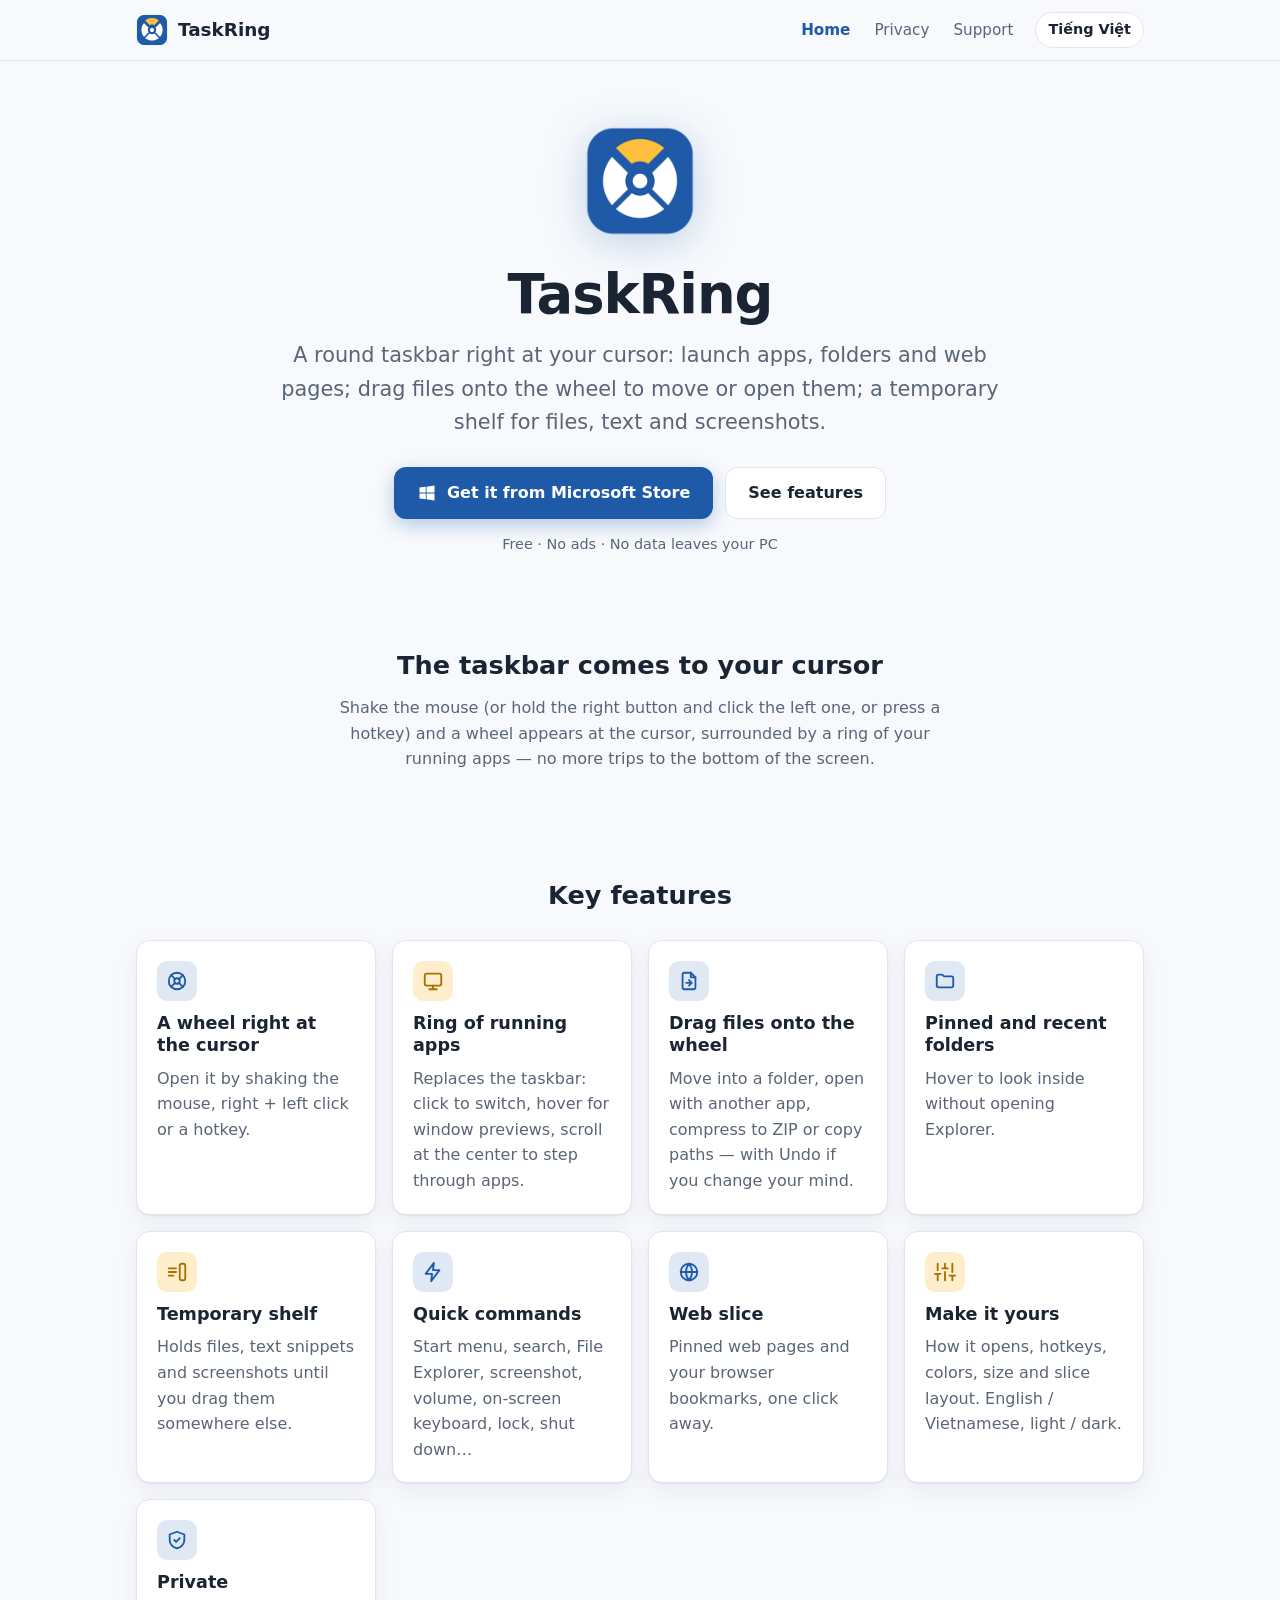
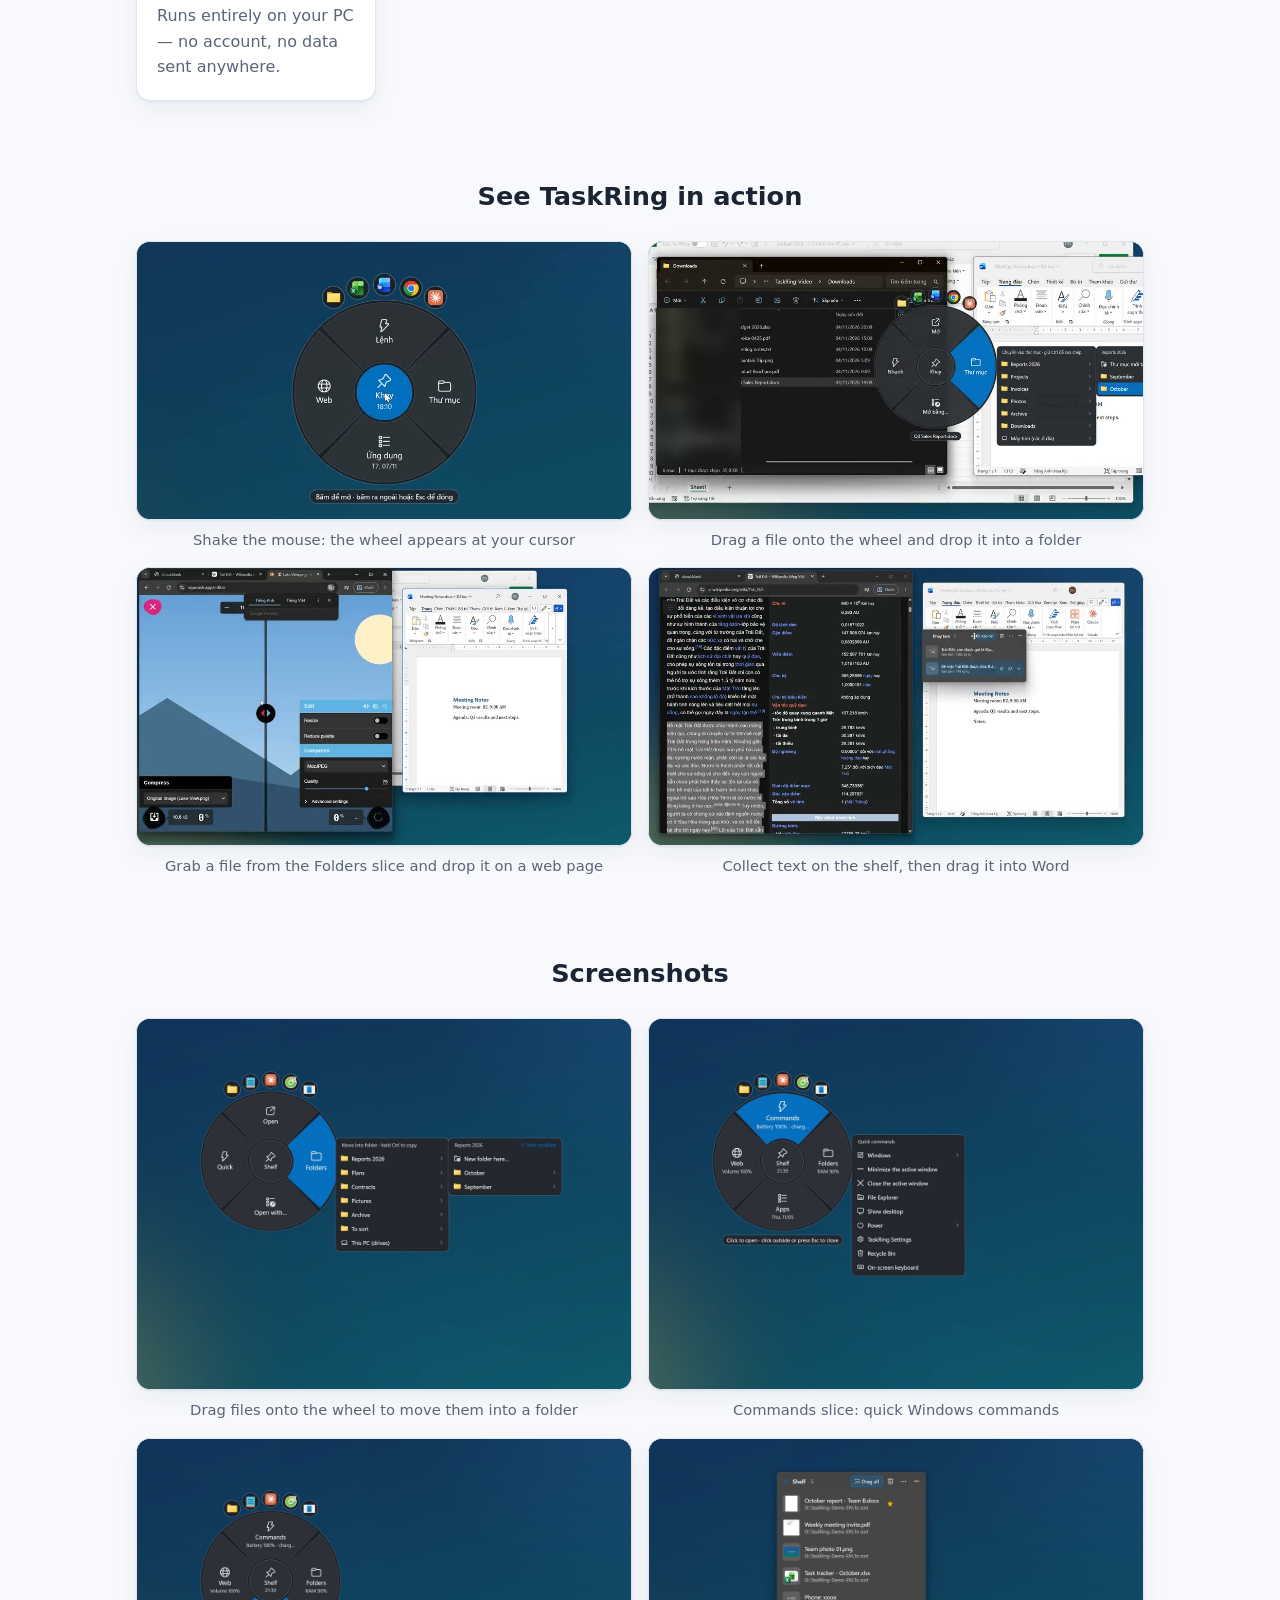
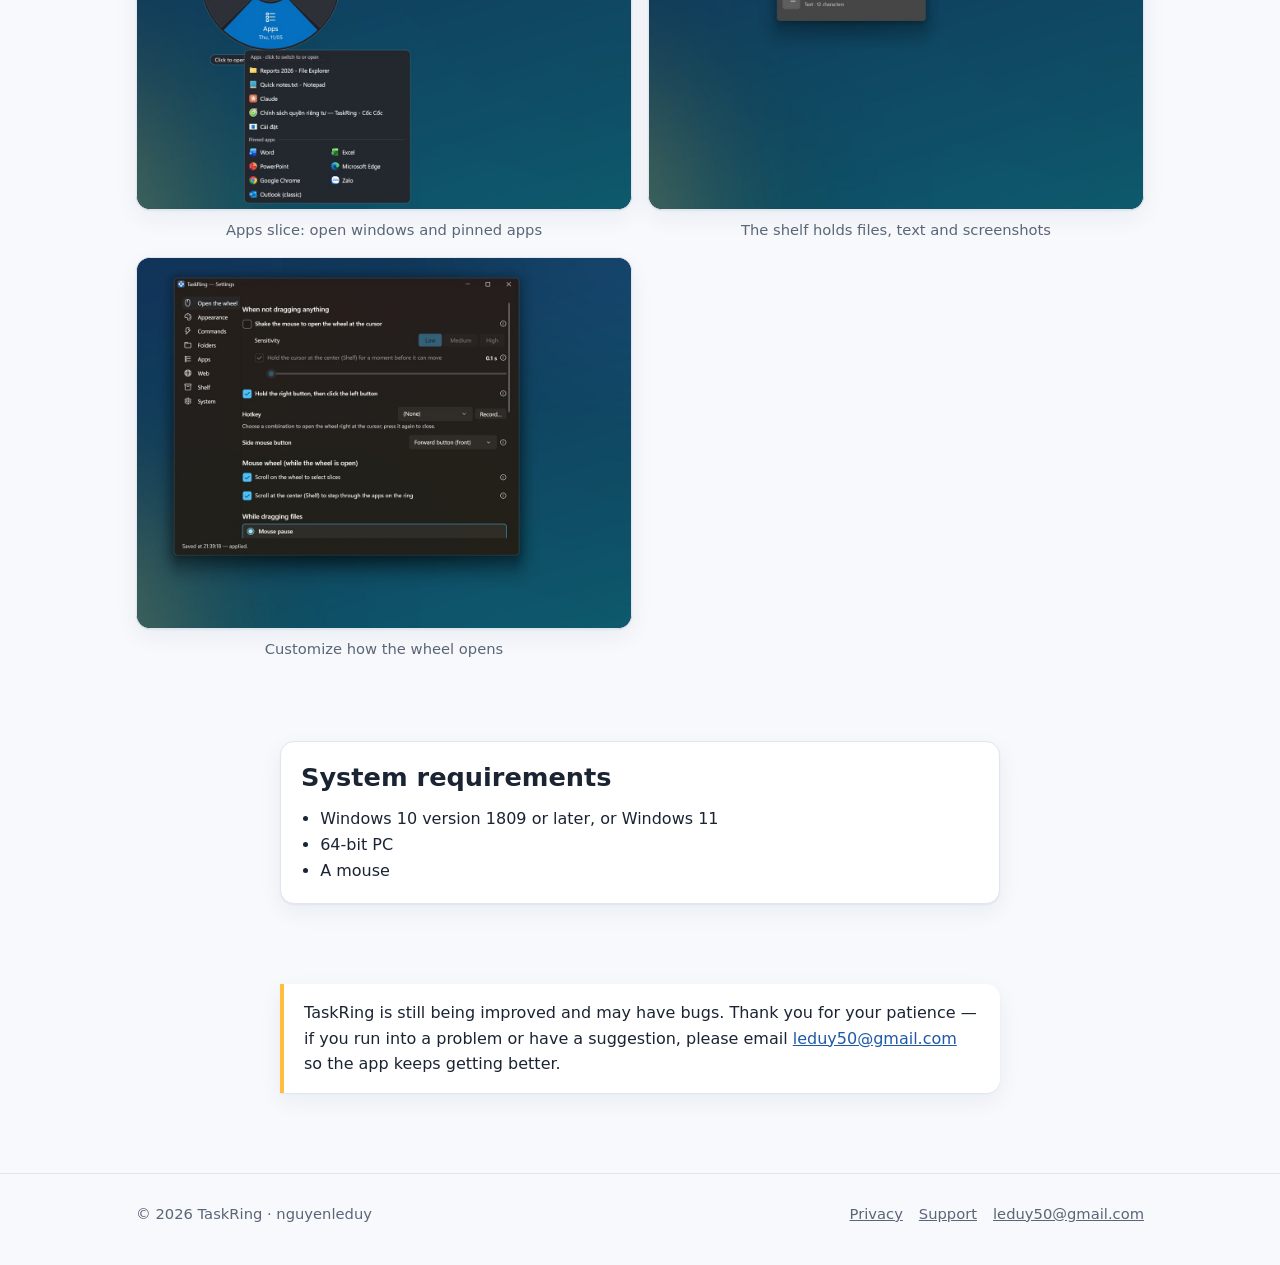
<file: index.html>
<!DOCTYPE html>
<html lang="vi" data-lang="vi"
      data-title-vi="TaskRing — Thanh tác vụ tròn ngay tại con trỏ"
      data-title-en="TaskRing — A round taskbar right at your cursor">
<head>
  <meta charset="utf-8">
  <meta name="viewport" content="width=device-width, initial-scale=1">
  <title>TaskRing — Thanh tác vụ tròn ngay tại con trỏ</title>
  <meta name="description" content="TaskRing: thanh tác vụ tròn ngay tại con trỏ chuột cho Windows. A round taskbar right at your cursor for Windows.">
  <meta name="theme-color" content="#1E5AA8">
  <meta property="og:title" content="TaskRing">
  <meta property="og:description" content="A round taskbar right at your cursor — Thanh tác vụ tròn ngay tại con trỏ.">
  <meta property="og:image" content="assets/logo-256.png">
  <link rel="icon" type="image/png" sizes="48x48" href="assets/favicon-48.png">
  <link rel="icon" type="image/png" sizes="32x32" href="assets/favicon-32.png">
  <link rel="apple-touch-icon" href="assets/logo-256.png">
  <link rel="stylesheet" href="assets/style.css">
  <script src="assets/site.js"></script>
</head>
<body>

<header class="site-header">
  <div class="wrap">
    <a class="brand" href="index.html"><img src="assets/logo-256.png" alt="" width="32" height="32">TaskRing</a>
    <nav class="nav">
      <a href="index.html" aria-current="page"><span lang="vi">Giới thiệu</span><span lang="en">Home</span></a>
      <a href="privacy.html"><span lang="vi">Quyền riêng tư</span><span lang="en">Privacy</span></a>
      <a href="support.html"><span lang="vi">Hỗ trợ</span><span lang="en">Support</span></a>
    </nav>
    <button class="lang-btn" type="button" data-lang-toggle aria-label="Đổi ngôn ngữ / Change language">
      <span lang="vi">English</span><span lang="en">Tiếng Việt</span>
    </button>
  </div>
</header>

<main>
  <!-- Hero -->
  <section class="hero">
    <div class="wrap">
      <img class="hero-logo" src="assets/logo-256.png" alt="TaskRing logo" width="112" height="112">
      <h1>TaskRing</h1>
      <p class="tagline">
        <span lang="vi">Thanh tác vụ tròn ngay tại con trỏ: mở nhanh ứng dụng, thư mục, trang web; kéo tệp vào bánh xe để chuyển, mở; khay tạm giữ tệp, chữ, ảnh.</span>
        <span lang="en">A round taskbar right at your cursor: launch apps, folders and web pages; drag files onto the wheel to move or open them; a temporary shelf for files, text and screenshots.</span>
      </p>
      <div class="cta">
        <a class="btn btn-primary" href="https://apps.microsoft.com/detail/9PC5ZHMF9STJ" id="store-link" target="_blank" rel="noopener">
          <svg viewBox="0 0 24 24" fill="currentColor" aria-hidden="true"><path d="M3 5.5 10.5 4.5v7H3zM11.5 4.4 21 3v8.5h-9.5zM3 12.5h7.5v7L3 18.5zM11.5 12.5H21V21l-9.5-1.4z"/></svg>
          <span lang="vi">Tải trên Microsoft Store</span><span lang="en">Get it from Microsoft Store</span>
        </a>
        <a class="btn btn-secondary" href="#features">
          <span lang="vi">Xem tính năng</span><span lang="en">See features</span>
        </a>
      </div>
      <p class="small-note">
        <span lang="vi">Miễn phí · Không quảng cáo · Không gửi dữ liệu đi đâu</span>
        <span lang="en">Free · No ads · No data leaves your PC</span>
      </p>
    </div>
  </section>

  <!-- Intro -->
  <section>
    <div class="wrap">
      <div class="section-title">
        <h2><span lang="vi">Thanh tác vụ đến chỗ con trỏ</span><span lang="en">The taskbar comes to your cursor</span></h2>
        <p>
          <span lang="vi">Lắc chuột (hoặc giữ chuột phải rồi bấm chuột trái, hoặc nhấn phím tắt) là bánh xe hiện ra, kèm vành các ứng dụng đang chạy — không phải đưa chuột xuống góc màn hình nữa.</span>
          <span lang="en">Shake the mouse (or hold the right button and click the left one, or press a hotkey) and a wheel appears at the cursor, surrounded by a ring of your running apps — no more trips to the bottom of the screen.</span>
        </p>
      </div>
    </div>
  </section>

  <!-- Features -->
  <section id="features">
    <div class="wrap">
      <div class="section-title">
        <h2><span lang="vi">Tính năng chính</span><span lang="en">Key features</span></h2>
      </div>
      <div class="grid">
        <div class="card">
          <div class="icon"><svg viewBox="0 0 24 24" fill="none" stroke="currentColor" stroke-width="2" stroke-linecap="round" aria-hidden="true"><circle cx="12" cy="12" r="9"/><circle cx="12" cy="12" r="3"/><path d="M5.6 5.6l4.3 4.3M18.4 5.6l-4.3 4.3M5.6 18.4l4.3-4.3M18.4 18.4l-4.3-4.3"/></svg></div>
          <h3><span lang="vi">Bánh xe ngay tại con trỏ</span><span lang="en">A wheel right at the cursor</span></h3>
          <p><span lang="vi">Mở bằng lắc chuột, chuột phải + trái hoặc phím tắt.</span><span lang="en">Open it by shaking the mouse, right + left click or a hotkey.</span></p>
        </div>
        <div class="card">
          <div class="icon"><svg viewBox="0 0 24 24" fill="none" stroke="currentColor" stroke-width="2" stroke-linecap="round" aria-hidden="true"><rect x="3" y="4" width="18" height="13" rx="2"/><path d="M8 21h8M12 17v4"/></svg></div>
          <h3><span lang="vi">Vành ứng dụng đang chạy</span><span lang="en">Ring of running apps</span></h3>
          <p><span lang="vi">Thay cho thanh tác vụ: bấm để chuyển, rê để xem ảnh cửa sổ, lăn chuột ở tâm để chạy qua từng ứng dụng.</span><span lang="en">Replaces the taskbar: click to switch, hover for window previews, scroll at the center to step through apps.</span></p>
        </div>
        <div class="card">
          <div class="icon"><svg viewBox="0 0 24 24" fill="none" stroke="currentColor" stroke-width="2" stroke-linecap="round" stroke-linejoin="round" aria-hidden="true"><path d="M14 3H7a2 2 0 0 0-2 2v14a2 2 0 0 0 2 2h10a2 2 0 0 0 2-2V8z"/><path d="M14 3v5h5M9 14h6M12 11l3 3-3 3"/></svg></div>
          <h3><span lang="vi">Kéo tệp vào bánh xe</span><span lang="en">Drag files onto the wheel</span></h3>
          <p><span lang="vi">Chuyển vào thư mục, mở bằng phần mềm khác, nén ZIP, sao chép đường dẫn — có Hoàn tác khi làm nhầm.</span><span lang="en">Move into a folder, open with another app, compress to ZIP or copy paths — with Undo if you change your mind.</span></p>
        </div>
        <div class="card">
          <div class="icon"><svg viewBox="0 0 24 24" fill="none" stroke="currentColor" stroke-width="2" stroke-linejoin="round" aria-hidden="true"><path d="M3 7a2 2 0 0 1 2-2h4l2 2h8a2 2 0 0 1 2 2v8a2 2 0 0 1-2 2H5a2 2 0 0 1-2-2z"/></svg></div>
          <h3><span lang="vi">Thư mục ghim và gần đây</span><span lang="en">Pinned and recent folders</span></h3>
          <p><span lang="vi">Rê chuột để xem bên trong, không cần mở Explorer.</span><span lang="en">Hover to look inside without opening Explorer.</span></p>
        </div>
        <div class="card">
          <div class="icon"><svg viewBox="0 0 24 24" fill="none" stroke="currentColor" stroke-width="2" stroke-linecap="round" aria-hidden="true"><rect x="15" y="3" width="6" height="18" rx="2"/><path d="M3 8h8M3 12h8M3 16h5"/></svg></div>
          <h3><span lang="vi">Khay tạm ở mép màn hình</span><span lang="en">Temporary shelf</span></h3>
          <p><span lang="vi">Giữ tệp, đoạn chữ, ảnh chụp màn hình để kéo sang chỗ khác khi cần.</span><span lang="en">Holds files, text snippets and screenshots until you drag them somewhere else.</span></p>
        </div>
        <div class="card">
          <div class="icon"><svg viewBox="0 0 24 24" fill="none" stroke="currentColor" stroke-width="2" stroke-linecap="round" stroke-linejoin="round" aria-hidden="true"><path d="M13 2 4 14h7l-1 8 9-12h-7z"/></svg></div>
          <h3><span lang="vi">Lệnh nhanh</span><span lang="en">Quick commands</span></h3>
          <p><span lang="vi">Menu Start, tìm kiếm, File Explorer, chụp màn hình, âm lượng, bàn phím ảo, khóa máy, tắt máy…</span><span lang="en">Start menu, search, File Explorer, screenshot, volume, on-screen keyboard, lock, shut down…</span></p>
        </div>
        <div class="card">
          <div class="icon"><svg viewBox="0 0 24 24" fill="none" stroke="currentColor" stroke-width="2" stroke-linecap="round" aria-hidden="true"><circle cx="12" cy="12" r="9"/><path d="M3 12h18M12 3a14 14 0 0 1 0 18M12 3a14 14 0 0 0 0 18"/></svg></div>
          <h3><span lang="vi">Ô Web</span><span lang="en">Web slice</span></h3>
          <p><span lang="vi">Trang web ghim và dấu trang trình duyệt, mở chỉ một cú bấm.</span><span lang="en">Pinned web pages and your browser bookmarks, one click away.</span></p>
        </div>
        <div class="card">
          <div class="icon"><svg viewBox="0 0 24 24" fill="none" stroke="currentColor" stroke-width="2" stroke-linecap="round" aria-hidden="true"><path d="M4 21v-7M4 10V3M12 21v-9M12 8V3M20 21v-5M20 12V3M1 14h6M9 8h6M17 16h6"/></svg></div>
          <h3><span lang="vi">Tùy chỉnh theo ý bạn</span><span lang="en">Make it yours</span></h3>
          <p><span lang="vi">Cách mở, phím tắt, màu, cỡ, vị trí các ô. Tiếng Việt / tiếng Anh, sáng / tối.</span><span lang="en">How it opens, hotkeys, colors, size and slice layout. English / Vietnamese, light / dark.</span></p>
        </div>
        <div class="card">
          <div class="icon"><svg viewBox="0 0 24 24" fill="none" stroke="currentColor" stroke-width="2" stroke-linecap="round" stroke-linejoin="round" aria-hidden="true"><path d="M12 3 4 6v6c0 4.5 3.4 8.3 8 9 4.6-.7 8-4.5 8-9V6z"/><path d="m9 12 2 2 4-4"/></svg></div>
          <h3><span lang="vi">Riêng tư</span><span lang="en">Private</span></h3>
          <p><span lang="vi">Chạy hoàn toàn trên máy, không tài khoản, không gửi dữ liệu đi đâu.</span><span lang="en">Runs entirely on your PC — no account, no data sent anywhere.</span></p>
        </div>
      </div>
    </div>
  </section>

  <!-- Demo clips: assets/clips/ (960×540, không tiếng, lặp lại). Chỉ tải khi cuộn tới (site.js). -->
  <section id="demo">
    <div class="wrap">
      <div class="section-title">
        <h2><span lang="vi">Xem TaskRing hoạt động</span><span lang="en">See TaskRing in action</span></h2>
      </div>
      <div class="clips">
        <figure class="clip">
          <div class="clip-frame"><video data-autoplay muted loop playsinline preload="none" poster="assets/clips/clip-1-open.jpg" width="960" height="540" aria-label="Lắc chuột, bánh xe hiện ngay tại con trỏ"><source src="assets/clips/clip-1-open.mp4" type="video/mp4"></video></div>
          <figcaption><span lang="vi">Lắc chuột: bánh xe hiện ngay tại con trỏ</span><span lang="en">Shake the mouse: the wheel appears at your cursor</span></figcaption>
        </figure>
        <figure class="clip">
          <div class="clip-frame"><video data-autoplay muted loop playsinline preload="none" poster="assets/clips/clip-2-folder.jpg" width="960" height="540" aria-label="Kéo tệp vào bánh xe, thả vào thư mục"><source src="assets/clips/clip-2-folder.mp4" type="video/mp4"></video></div>
          <figcaption><span lang="vi">Kéo tệp vào bánh xe, thả thẳng vào thư mục</span><span lang="en">Drag a file onto the wheel and drop it into a folder</span></figcaption>
        </figure>
        <figure class="clip">
          <div class="clip-frame"><video data-autoplay muted loop playsinline preload="none" poster="assets/clips/clip-3-web.jpg" width="960" height="540" aria-label="Kéo tệp từ ô Thư mục thả lên trang web"><source src="assets/clips/clip-3-web.mp4" type="video/mp4"></video></div>
          <figcaption><span lang="vi">Lấy tệp ngay trong ô Thư mục, thả lên trang web</span><span lang="en">Grab a file from the Folders slice and drop it on a web page</span></figcaption>
        </figure>
        <figure class="clip">
          <div class="clip-frame"><video data-autoplay muted loop playsinline preload="none" poster="assets/clips/clip-4-shelf.jpg" width="960" height="540" aria-label="Gom chữ vào khay rồi kéo ra Word"><source src="assets/clips/clip-4-shelf.mp4" type="video/mp4"></video></div>
          <figcaption><span lang="vi">Gom đoạn chữ vào khay, rồi kéo ra thả vào Word</span><span lang="en">Collect text on the shelf, then drag it into Word</span></figcaption>
        </figure>
      </div>
    </div>
  </section>

  <!-- Screenshots -->
  <section id="screenshots">
    <div class="wrap">
      <div class="section-title">
        <h2><span lang="vi">Ảnh chụp màn hình</span><span lang="en">Screenshots</span></h2>
      </div>
      <!-- Ảnh: assets/screenshots/vi/ và en/ (1200×900, cắt quanh phần giao diện). Bấm vào ảnh để xem cỡ lớn. -->
      <div class="shots">
        <figure class="shot">
          <a class="shot-frame" lang="vi" href="assets/screenshots/vi/1-drag-to-folder.jpg"><img src="assets/screenshots/vi/1-drag-to-folder.jpg" alt="Kéo tệp vào bánh xe để chuyển vào thư mục" width="1200" height="900" loading="lazy"></a>
          <a class="shot-frame" lang="en" href="assets/screenshots/en/1-drag-to-folder.jpg"><img src="assets/screenshots/en/1-drag-to-folder.jpg" alt="Drag files onto the wheel to move them into a folder" width="1200" height="900" loading="lazy"></a>
          <figcaption><span lang="vi">Kéo tệp vào bánh xe để chuyển vào thư mục</span><span lang="en">Drag files onto the wheel to move them into a folder</span></figcaption>
        </figure>
        <figure class="shot">
          <a class="shot-frame" lang="vi" href="assets/screenshots/vi/2-commands.jpg"><img src="assets/screenshots/vi/2-commands.jpg" alt="Ô Lệnh: lệnh nhanh của Windows" width="1200" height="900" loading="lazy"></a>
          <a class="shot-frame" lang="en" href="assets/screenshots/en/2-commands.jpg"><img src="assets/screenshots/en/2-commands.jpg" alt="Commands slice: quick Windows commands" width="1200" height="900" loading="lazy"></a>
          <figcaption><span lang="vi">Ô Lệnh: lệnh nhanh của Windows</span><span lang="en">Commands slice: quick Windows commands</span></figcaption>
        </figure>
        <figure class="shot">
          <a class="shot-frame" lang="vi" href="assets/screenshots/vi/3-apps.jpg"><img src="assets/screenshots/vi/3-apps.jpg" alt="Ô Ứng dụng: cửa sổ đang mở và ứng dụng ghim" width="1200" height="900" loading="lazy"></a>
          <a class="shot-frame" lang="en" href="assets/screenshots/en/3-apps.jpg"><img src="assets/screenshots/en/3-apps.jpg" alt="Apps slice: open windows and pinned apps" width="1200" height="900" loading="lazy"></a>
          <figcaption><span lang="vi">Ô Ứng dụng: cửa sổ đang mở và ứng dụng ghim</span><span lang="en">Apps slice: open windows and pinned apps</span></figcaption>
        </figure>
        <figure class="shot">
          <a class="shot-frame" lang="vi" href="assets/screenshots/vi/4-shelf.jpg"><img src="assets/screenshots/vi/4-shelf.jpg" alt="Khay tạm giữ tệp, đoạn chữ, ảnh chụp" width="1200" height="900" loading="lazy"></a>
          <a class="shot-frame" lang="en" href="assets/screenshots/en/4-shelf.jpg"><img src="assets/screenshots/en/4-shelf.jpg" alt="The shelf holds files, text and screenshots" width="1200" height="900" loading="lazy"></a>
          <figcaption><span lang="vi">Khay tạm giữ tệp, đoạn chữ, ảnh chụp</span><span lang="en">The shelf holds files, text and screenshots</span></figcaption>
        </figure>
        <figure class="shot">
          <a class="shot-frame" lang="vi" href="assets/screenshots/vi/5-settings.jpg"><img src="assets/screenshots/vi/5-settings.jpg" alt="Tùy chỉnh cách mở bánh xe" width="1200" height="900" loading="lazy"></a>
          <a class="shot-frame" lang="en" href="assets/screenshots/en/5-settings.jpg"><img src="assets/screenshots/en/5-settings.jpg" alt="Customize how the wheel opens" width="1200" height="900" loading="lazy"></a>
          <figcaption><span lang="vi">Tùy chỉnh cách mở bánh xe</span><span lang="en">Customize how the wheel opens</span></figcaption>
        </figure>
      </div>
    </div>
  </section>

  <!-- Requirements -->
  <section id="requirements">
    <div class="wrap">
      <div class="req card">
        <h2><span lang="vi">Yêu cầu hệ thống</span><span lang="en">System requirements</span></h2>
        <ul>
          <li><span lang="vi">Windows 10 bản 1809 trở lên, hoặc Windows 11</span><span lang="en">Windows 10 version 1809 or later, or Windows 11</span></li>
          <li><span lang="vi">Máy 64-bit</span><span lang="en">64-bit PC</span></li>
          <li><span lang="vi">Có chuột</span><span lang="en">A mouse</span></li>
        </ul>
      </div>
    </div>
  </section>

  <section>
    <div class="wrap">
      <div class="notice req">
        <p>
          <span lang="vi">TaskRing đang được hoàn thiện dần và có thể còn lỗi. Mong bạn thông cảm; gặp lỗi hay có góp ý, xin gửi về <a href="mailto:leduy50@gmail.com">leduy50@gmail.com</a> để ứng dụng ngày càng tốt hơn.</span>
          <span lang="en">TaskRing is still being improved and may have bugs. Thank you for your patience — if you run into a problem or have a suggestion, please email <a href="mailto:leduy50@gmail.com">leduy50@gmail.com</a> so the app keeps getting better.</span>
        </p>
      </div>
    </div>
  </section>
</main>

<footer class="site-footer">
  <div class="wrap">
    <span>© <span data-year>2026</span> TaskRing · nguyenleduy</span>
    <nav>
      <a href="privacy.html"><span lang="vi">Quyền riêng tư</span><span lang="en">Privacy</span></a>
      <a href="support.html"><span lang="vi">Hỗ trợ</span><span lang="en">Support</span></a>
      <a href="mailto:leduy50@gmail.com">leduy50@gmail.com</a>
    </nav>
  </div>
</footer>

</body>
</html>
</file>
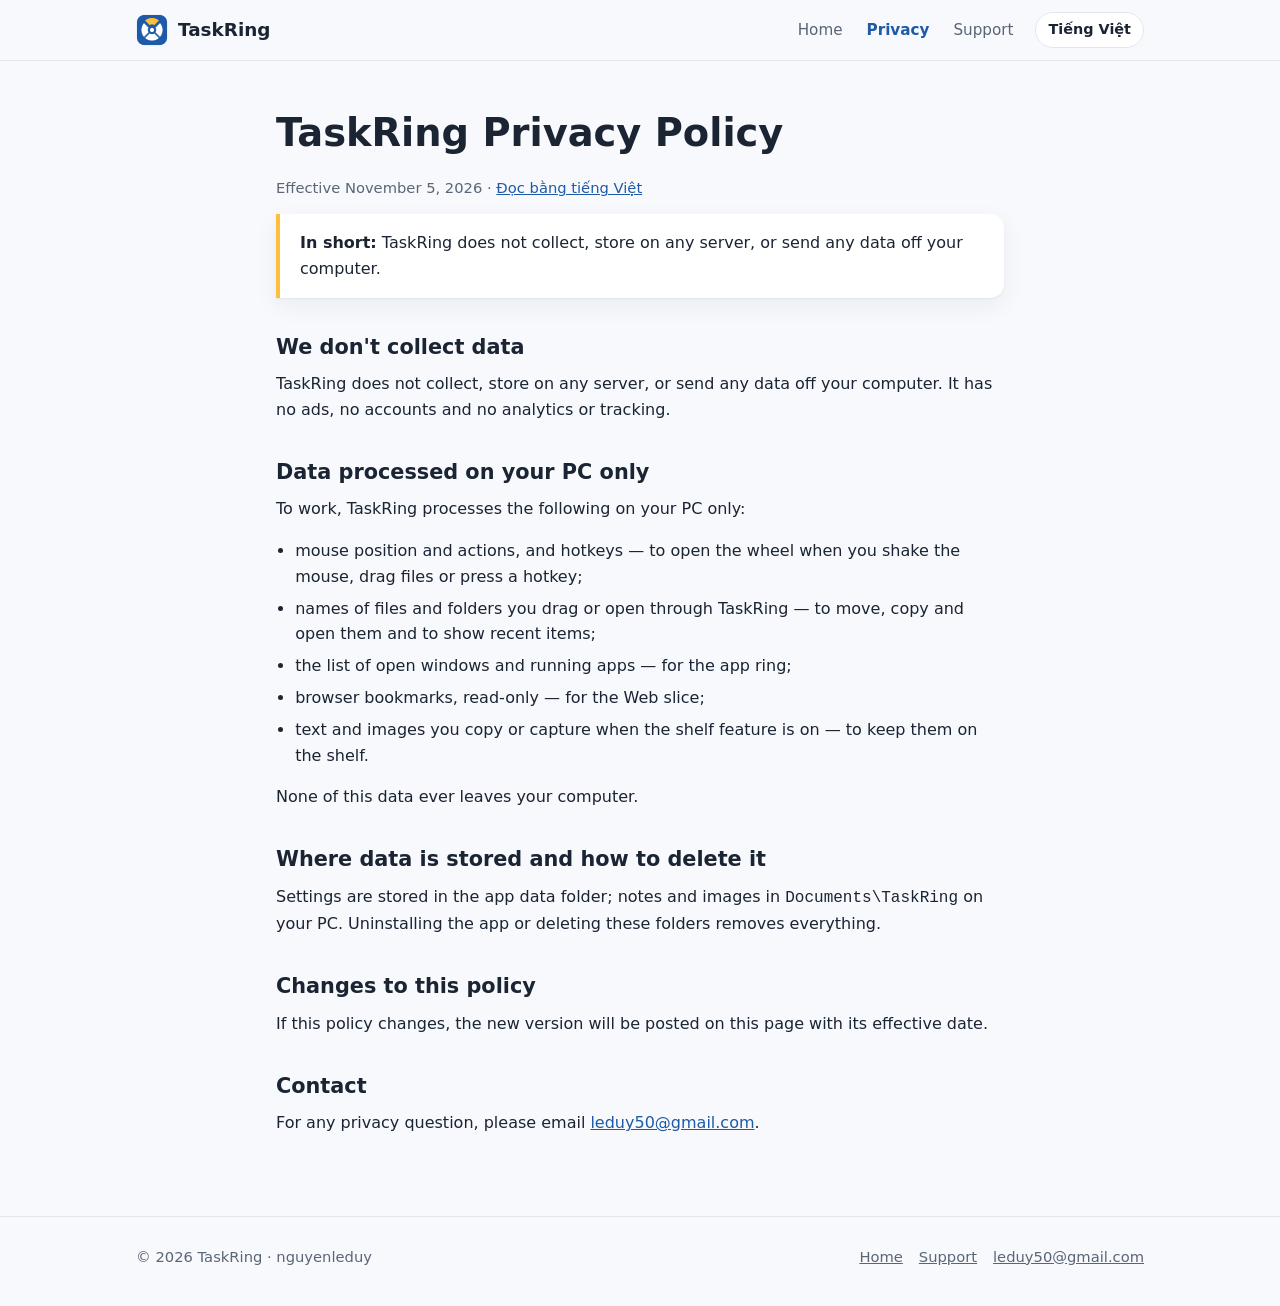
<file: privacy.html>
<!DOCTYPE html>
<html lang="vi" data-lang="vi"
      data-title-vi="Chính sách quyền riêng tư — TaskRing"
      data-title-en="Privacy Policy — TaskRing">
<head>
  <meta charset="utf-8">
  <meta name="viewport" content="width=device-width, initial-scale=1">
  <title>Chính sách quyền riêng tư — TaskRing</title>
  <meta name="description" content="Chính sách quyền riêng tư của TaskRing. TaskRing Privacy Policy: no data leaves your PC.">
  <meta name="theme-color" content="#1E5AA8">
  <link rel="icon" type="image/png" sizes="48x48" href="assets/favicon-48.png">
  <link rel="icon" type="image/png" sizes="32x32" href="assets/favicon-32.png">
  <link rel="stylesheet" href="assets/style.css">
  <script src="assets/site.js"></script>
</head>
<body>

<header class="site-header">
  <div class="wrap">
    <a class="brand" href="index.html"><img src="assets/logo-256.png" alt="" width="32" height="32">TaskRing</a>
    <nav class="nav">
      <a href="index.html"><span lang="vi">Giới thiệu</span><span lang="en">Home</span></a>
      <a href="privacy.html" aria-current="page"><span lang="vi">Quyền riêng tư</span><span lang="en">Privacy</span></a>
      <a href="support.html"><span lang="vi">Hỗ trợ</span><span lang="en">Support</span></a>
    </nav>
    <button class="lang-btn" type="button" data-lang-toggle aria-label="Đổi ngôn ngữ / Change language">
      <span lang="vi">English</span><span lang="en">Tiếng Việt</span>
    </button>
  </div>
</header>

<main class="page">
  <div class="wrap prose">

    <!-- ===== Tiếng Việt ===== -->
    <article lang="vi">
      <h1>Chính sách quyền riêng tư của TaskRing</h1>
      <p class="updated">Có hiệu lực từ ngày 05/11/2026 · <a href="#" data-lang-toggle>Read in English</a></p>

      <div class="notice">
        <p><strong>Tóm tắt:</strong> TaskRing không thu thập, không lưu trữ trên máy chủ và không gửi bất kỳ dữ liệu nào ra khỏi máy tính của bạn.</p>
      </div>

      <h2>Chúng tôi không thu thập dữ liệu</h2>
      <p>TaskRing không thu thập, không lưu trữ trên máy chủ và không gửi bất kỳ dữ liệu nào ra khỏi máy tính của bạn. Ứng dụng không có quảng cáo, không có tài khoản, không dùng dịch vụ phân tích hay theo dõi.</p>

      <h2>Dữ liệu được xử lý ngay trên máy</h2>
      <p>Để hoạt động, TaskRing xử lý ngay trên máy của bạn:</p>
      <ul>
        <li>vị trí và thao tác chuột, phím tắt — để mở bánh xe khi bạn lắc chuột, kéo tệp hoặc nhấn phím tắt;</li>
        <li>tên tệp, thư mục bạn kéo thả hoặc mở qua TaskRing — để chuyển, sao chép, mở tệp và hiện danh sách gần đây;</li>
        <li>danh sách cửa sổ, ứng dụng đang chạy — để hiện vành ứng dụng;</li>
        <li>dấu trang của trình duyệt (chỉ đọc) — để hiện trong ô Web;</li>
        <li>văn bản, ảnh bạn sao chép hoặc chụp màn hình (khi bật tính năng khay) — để giữ tạm trên khay.</li>
      </ul>
      <p>Những dữ liệu này không bao giờ rời khỏi máy tính của bạn.</p>

      <h2>Dữ liệu lưu ở đâu và cách xóa</h2>
      <p>Cấu hình lưu ở thư mục dữ liệu ứng dụng; ghi chú và ảnh lưu ở thư mục <code>Tài liệu\TaskRing</code> (Documents\TaskRing) trên máy bạn. Gỡ ứng dụng hoặc xóa các thư mục này là xóa hết.</p>

      <h2>Thay đổi chính sách</h2>
      <p>Nếu chính sách này thay đổi, bản mới sẽ được đăng tại trang này kèm ngày có hiệu lực.</p>

      <h2>Liên hệ</h2>
      <p>Mọi câu hỏi về quyền riêng tư, xin gửi về <a href="mailto:leduy50@gmail.com">leduy50@gmail.com</a>.</p>
    </article>

    <!-- ===== English ===== -->
    <article lang="en">
      <h1>TaskRing Privacy Policy</h1>
      <p class="updated">Effective November 5, 2026 · <a href="#" data-lang-toggle>Đọc bằng tiếng Việt</a></p>

      <div class="notice">
        <p><strong>In short:</strong> TaskRing does not collect, store on any server, or send any data off your computer.</p>
      </div>

      <h2>We don't collect data</h2>
      <p>TaskRing does not collect, store on any server, or send any data off your computer. It has no ads, no accounts and no analytics or tracking.</p>

      <h2>Data processed on your PC only</h2>
      <p>To work, TaskRing processes the following on your PC only:</p>
      <ul>
        <li>mouse position and actions, and hotkeys — to open the wheel when you shake the mouse, drag files or press a hotkey;</li>
        <li>names of files and folders you drag or open through TaskRing — to move, copy and open them and to show recent items;</li>
        <li>the list of open windows and running apps — for the app ring;</li>
        <li>browser bookmarks, read-only — for the Web slice;</li>
        <li>text and images you copy or capture when the shelf feature is on — to keep them on the shelf.</li>
      </ul>
      <p>None of this data ever leaves your computer.</p>

      <h2>Where data is stored and how to delete it</h2>
      <p>Settings are stored in the app data folder; notes and images in <code>Documents\TaskRing</code> on your PC. Uninstalling the app or deleting these folders removes everything.</p>

      <h2>Changes to this policy</h2>
      <p>If this policy changes, the new version will be posted on this page with its effective date.</p>

      <h2>Contact</h2>
      <p>For any privacy question, please email <a href="mailto:leduy50@gmail.com">leduy50@gmail.com</a>.</p>
    </article>

  </div>
</main>

<footer class="site-footer">
  <div class="wrap">
    <span>© <span data-year>2026</span> TaskRing · nguyenleduy</span>
    <nav>
      <a href="index.html"><span lang="vi">Giới thiệu</span><span lang="en">Home</span></a>
      <a href="support.html"><span lang="vi">Hỗ trợ</span><span lang="en">Support</span></a>
      <a href="mailto:leduy50@gmail.com">leduy50@gmail.com</a>
    </nav>
  </div>
</footer>

</body>
</html>
</file>
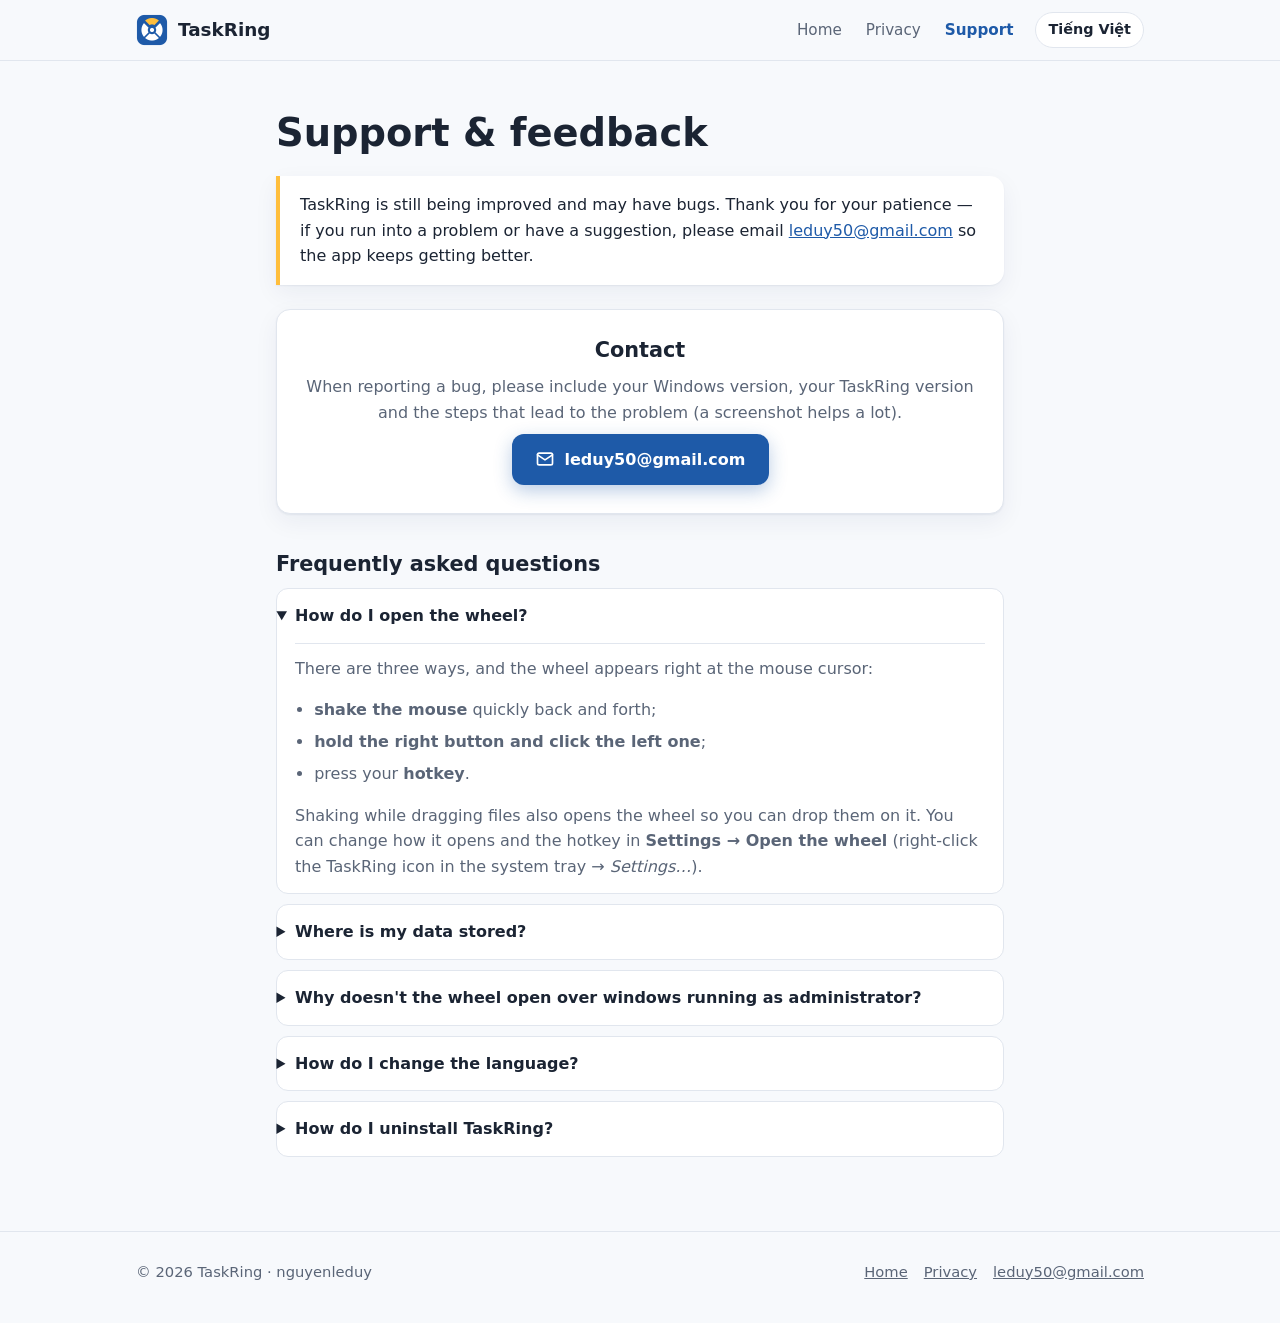
<file: support.html>
<!DOCTYPE html>
<html lang="vi" data-lang="vi"
      data-title-vi="Hỗ trợ và góp ý — TaskRing"
      data-title-en="Support & feedback — TaskRing">
<head>
  <meta charset="utf-8">
  <meta name="viewport" content="width=device-width, initial-scale=1">
  <title>Hỗ trợ và góp ý — TaskRing</title>
  <meta name="description" content="Hỗ trợ, câu hỏi thường gặp và góp ý cho TaskRing. TaskRing support, FAQ and feedback.">
  <meta name="theme-color" content="#1E5AA8">
  <link rel="icon" type="image/png" sizes="48x48" href="assets/favicon-48.png">
  <link rel="icon" type="image/png" sizes="32x32" href="assets/favicon-32.png">
  <link rel="stylesheet" href="assets/style.css">
  <script src="assets/site.js"></script>
</head>
<body>

<header class="site-header">
  <div class="wrap">
    <a class="brand" href="index.html"><img src="assets/logo-256.png" alt="" width="32" height="32">TaskRing</a>
    <nav class="nav">
      <a href="index.html"><span lang="vi">Giới thiệu</span><span lang="en">Home</span></a>
      <a href="privacy.html"><span lang="vi">Quyền riêng tư</span><span lang="en">Privacy</span></a>
      <a href="support.html" aria-current="page"><span lang="vi">Hỗ trợ</span><span lang="en">Support</span></a>
    </nav>
    <button class="lang-btn" type="button" data-lang-toggle aria-label="Đổi ngôn ngữ / Change language">
      <span lang="vi">English</span><span lang="en">Tiếng Việt</span>
    </button>
  </div>
</header>

<main class="page">
  <div class="wrap prose">
    <h1><span lang="vi">Hỗ trợ và góp ý</span><span lang="en">Support &amp; feedback</span></h1>

    <div class="notice">
      <p>
        <span lang="vi">TaskRing đang được hoàn thiện dần và có thể còn lỗi. Mong bạn thông cảm; gặp lỗi hay có góp ý, xin gửi về <a href="mailto:leduy50@gmail.com">leduy50@gmail.com</a> để ứng dụng ngày càng tốt hơn.</span>
        <span lang="en">TaskRing is still being improved and may have bugs. Thank you for your patience — if you run into a problem or have a suggestion, please email <a href="mailto:leduy50@gmail.com">leduy50@gmail.com</a> so the app keeps getting better.</span>
      </p>
    </div>

    <div class="card email-box" style="margin-top:24px">
      <h2 style="margin-top:0"><span lang="vi">Liên hệ</span><span lang="en">Contact</span></h2>
      <p>
        <span lang="vi">Khi báo lỗi, bạn nên ghi kèm phiên bản Windows, phiên bản TaskRing và các bước làm để lỗi xuất hiện (có ảnh chụp càng tốt).</span>
        <span lang="en">When reporting a bug, please include your Windows version, your TaskRing version and the steps that lead to the problem (a screenshot helps a lot).</span>
      </p>
      <a class="btn btn-primary" href="mailto:leduy50@gmail.com?subject=TaskRing">
        <svg viewBox="0 0 24 24" fill="none" stroke="currentColor" stroke-width="2" stroke-linecap="round" stroke-linejoin="round" aria-hidden="true"><rect x="3" y="5" width="18" height="14" rx="2"/><path d="m3 7 9 6 9-6"/></svg>
        leduy50@gmail.com
      </a>
    </div>

    <h2><span lang="vi">Câu hỏi thường gặp</span><span lang="en">Frequently asked questions</span></h2>

    <details open>
      <summary><span lang="vi">Mở bánh xe thế nào?</span><span lang="en">How do I open the wheel?</span></summary>
      <div>
        <span lang="vi">Có ba cách, bánh xe hiện ngay tại con trỏ chuột:
          <ul>
            <li><strong>Lắc chuột</strong> qua lại nhanh vài lần;</li>
            <li><strong>Giữ chuột phải rồi bấm chuột trái</strong>;</li>
            <li>nhấn <strong>phím tắt</strong> đã đặt.</li>
          </ul>
          Kéo tệp rồi lắc chuột cũng mở bánh xe để thả tệp vào. Bạn đổi cách mở và phím tắt trong <strong>Cài đặt → Mở bánh xe</strong> (bấm chuột phải vào biểu tượng TaskRing ở khay hệ thống → <em>Cài đặt…</em>).</span>
        <span lang="en">There are three ways, and the wheel appears right at the mouse cursor:
          <ul>
            <li><strong>shake the mouse</strong> quickly back and forth;</li>
            <li><strong>hold the right button and click the left one</strong>;</li>
            <li>press your <strong>hotkey</strong>.</li>
          </ul>
          Shaking while dragging files also opens the wheel so you can drop them on it. You can change how it opens and the hotkey in <strong>Settings → Open the wheel</strong> (right-click the TaskRing icon in the system tray → <em>Settings…</em>).</span>
      </div>
    </details>

    <details>
      <summary><span lang="vi">Dữ liệu của tôi lưu ở đâu?</span><span lang="en">Where is my data stored?</span></summary>
      <div>
        <span lang="vi">Mọi thứ chỉ nằm trên máy bạn, không gửi đi đâu. Cấu hình lưu ở thư mục dữ liệu ứng dụng; ghi chú và ảnh lưu ở thư mục <code>Tài liệu\TaskRing</code> (Documents\TaskRing). Mở nhanh thư mục này: chuột phải biểu tượng TaskRing ở khay hệ thống → <em>Mở thư mục ghi chú và ảnh</em>. Gỡ ứng dụng hoặc xóa các thư mục này là xóa hết. Xem thêm <a href="privacy.html">Chính sách quyền riêng tư</a>.</span>
        <span lang="en">Everything stays on your PC and is never sent anywhere. Settings are stored in the app data folder; notes and images in <code>Documents\TaskRing</code>. To open that folder quickly: right-click the TaskRing icon in the system tray → <em>Open the notes and images folder</em>. Uninstalling the app or deleting these folders removes everything. See also the <a href="privacy.html">Privacy Policy</a>.</span>
      </div>
    </details>

    <details>
      <summary><span lang="vi">Vì sao không mở được bánh xe trên cửa sổ chạy quyền quản trị?</span><span lang="en">Why doesn't the wheel open over windows running as administrator?</span></summary>
      <div>
        <span lang="vi">Đây là cơ chế bảo vệ của Windows: một ứng dụng chạy quyền thường (như TaskRing) không được nhận thao tác chuột trên cửa sổ chạy quyền quản trị (ví dụ Task Manager, trình cài đặt phần mềm). TaskRing cố ý không chạy quyền quản trị cho an toàn và để kéo thả tệp từ File Explorer vẫn hoạt động. Cách khắc phục: đưa chuột ra chỗ khác (màn hình nền hoặc một cửa sổ bình thường) rồi mở bánh xe.</span>
        <span lang="en">This is a Windows security feature: an app running with normal rights (like TaskRing) can't receive mouse input over a window running as administrator (for example Task Manager or a software installer). TaskRing deliberately does not run as administrator, for safety and so that dragging files from File Explorer keeps working. Workaround: move the cursor over the desktop or a normal window, then open the wheel.</span>
      </div>
    </details>

    <details>
      <summary><span lang="vi">Đổi ngôn ngữ ở đâu?</span><span lang="en">How do I change the language?</span></summary>
      <div>
        <span lang="vi">Mở <strong>Cài đặt → Hệ thống → Ngôn ngữ / Language</strong>, chọn Tiếng Việt hoặc English (mặc định theo ngôn ngữ của Windows). Ứng dụng sẽ mở lại để áp dụng ngôn ngữ mới.</span>
        <span lang="en">Open <strong>Settings → System → Ngôn ngữ / Language</strong> and choose English or Tiếng Việt (by default it follows your Windows display language). The app restarts to apply the new language.</span>
      </div>
    </details>

    <details>
      <summary><span lang="vi">Gỡ TaskRing thế nào?</span><span lang="en">How do I uninstall TaskRing?</span></summary>
      <div>
        <span lang="vi">Vào <strong>Cài đặt Windows → Ứng dụng → Ứng dụng đã cài</strong>, tìm TaskRing và chọn Gỡ cài đặt. Nếu muốn xóa cả ghi chú và ảnh, xóa thêm thư mục <code>Tài liệu\TaskRing</code>.</span>
        <span lang="en">Go to <strong>Windows Settings → Apps → Installed apps</strong>, find TaskRing and choose Uninstall. To also remove your notes and images, delete the <code>Documents\TaskRing</code> folder.</span>
      </div>
    </details>
  </div>
</main>

<footer class="site-footer">
  <div class="wrap">
    <span>© <span data-year>2026</span> TaskRing · nguyenleduy</span>
    <nav>
      <a href="index.html"><span lang="vi">Giới thiệu</span><span lang="en">Home</span></a>
      <a href="privacy.html"><span lang="vi">Quyền riêng tư</span><span lang="en">Privacy</span></a>
      <a href="mailto:leduy50@gmail.com">leduy50@gmail.com</a>
    </nav>
  </div>
</footer>

</body>
</html>
</file>
<file: assets/style.css>
/* TaskRing website — one stylesheet for all pages */
:root {
  --blue: #1E5AA8;
  --blue-dark: #164783;
  --yellow: #FFBE3C;
  --bg: #F7F9FC;
  --surface: #FFFFFF;
  --text: #1B2433;
  --muted: #5A6577;
  --border: #E1E6EE;
  --accent: var(--blue);
  --accent-text: #FFFFFF;
  --shadow: 0 1px 2px rgba(20, 40, 80, .06), 0 8px 24px rgba(20, 40, 80, .06);
  --radius: 14px;
  color-scheme: light;
}
@media (prefers-color-scheme: dark) {
  :root {
    --bg: #0F1520;
    --surface: #18202D;
    --text: #E8EDF5;
    --muted: #A2ADBF;
    --border: #2A3445;
    --accent: #6EA3EC;
    --accent-text: #0F1520;
    --shadow: 0 1px 2px rgba(0, 0, 0, .3), 0 8px 24px rgba(0, 0, 0, .25);
    color-scheme: dark;
  }
}

* { box-sizing: border-box; }
html { -webkit-text-size-adjust: 100%; }
body {
  margin: 0;
  background: var(--bg);
  color: var(--text);
  font: 16px/1.6 "Segoe UI", system-ui, -apple-system, Roboto, "Helvetica Neue", Arial, sans-serif;
}
img { max-width: 100%; height: auto; }
a { color: var(--accent); }
a:hover { text-decoration-thickness: 2px; }
h1, h2, h3 { line-height: 1.25; margin: 0 0 .5em; }
h2 { font-size: 1.6rem; }
h3 { font-size: 1.1rem; }
p { margin: 0 0 1em; }

/* Language switching: every text exists in both languages; CSS shows one */
html[data-lang="vi"] [lang="en"]:not(html),
html[data-lang="en"] [lang="vi"]:not(html) { display: none !important; }

.wrap { max-width: 1040px; margin: 0 auto; padding: 0 16px; }

/* Header */
.site-header {
  position: sticky; top: 0; z-index: 10;
  background: color-mix(in srgb, var(--bg) 88%, transparent);
  backdrop-filter: saturate(1.4) blur(10px);
  -webkit-backdrop-filter: saturate(1.4) blur(10px);
  border-bottom: 1px solid var(--border);
}
.site-header .wrap { display: flex; align-items: center; gap: 12px; min-height: 60px; }
.brand { display: flex; align-items: center; gap: 10px; font-weight: 700; font-size: 1.15rem; color: var(--text); text-decoration: none; }
.brand img { width: 32px; height: 32px; }
.nav { display: flex; gap: 4px; margin-left: auto; flex-wrap: wrap; }
.nav a {
  color: var(--muted); text-decoration: none; padding: 6px 10px; border-radius: 8px; font-size: .95rem;
}
.nav a:hover { color: var(--text); background: var(--surface); }
.nav a[aria-current="page"] { color: var(--accent); font-weight: 600; }
.lang-btn {
  border: 1px solid var(--border); background: var(--surface); color: var(--text);
  border-radius: 999px; padding: 5px 12px; font: inherit; font-size: .9rem; font-weight: 600;
  cursor: pointer; white-space: nowrap;
}
.lang-btn:hover { border-color: var(--accent); }
.lang-btn:focus-visible, .nav a:focus-visible, .btn:focus-visible { outline: 3px solid var(--yellow); outline-offset: 2px; }

/* Hero */
.hero { padding: 64px 0 40px; text-align: center; }
.hero-logo { width: 112px; height: 112px; margin-bottom: 16px; filter: drop-shadow(0 8px 20px rgba(30, 90, 168, .25)); }
.hero h1 { font-size: clamp(2.2rem, 6vw, 3.4rem); margin-bottom: .2em; letter-spacing: -.02em; }
.tagline { font-size: clamp(1.05rem, 2.6vw, 1.3rem); color: var(--muted); max-width: 720px; margin: 0 auto 28px; }
.cta { display: flex; gap: 12px; justify-content: center; flex-wrap: wrap; }
.btn {
  display: inline-flex; align-items: center; gap: 10px;
  padding: 12px 22px; border-radius: 12px; font-weight: 600; text-decoration: none;
  border: 1px solid transparent;
}
.btn-primary { background: var(--blue); color: #fff; box-shadow: 0 6px 18px rgba(30, 90, 168, .3); }
.btn-primary:hover { background: var(--blue-dark); }
.btn-secondary { background: var(--surface); color: var(--text); border-color: var(--border); }
.btn-secondary:hover { border-color: var(--accent); }
.btn svg { width: 20px; height: 20px; flex: none; }
.small-note { font-size: .9rem; color: var(--muted); margin-top: 14px; }
.pills { display: flex; gap: 8px; justify-content: center; flex-wrap: wrap; margin-top: 22px; padding: 0; list-style: none; }
.pills li {
  background: var(--surface); border: 1px solid var(--border); border-radius: 999px;
  padding: 4px 12px; font-size: .88rem; color: var(--muted);
}

/* Sections */
section { padding: 40px 0; }
.section-title { text-align: center; margin-bottom: 28px; }
.section-title p { color: var(--muted); max-width: 640px; margin: 0 auto; }

.grid { display: grid; gap: 16px; grid-template-columns: repeat(auto-fit, minmax(240px, 1fr)); }
.card {
  background: var(--surface); border: 1px solid var(--border); border-radius: var(--radius);
  padding: 20px; box-shadow: var(--shadow);
}
.card p { color: var(--muted); margin: 0; }
.icon {
  width: 40px; height: 40px; border-radius: 10px; display: grid; place-items: center;
  background: color-mix(in srgb, var(--blue) 14%, transparent); color: var(--accent); margin-bottom: 12px;
}
.icon svg { width: 22px; height: 22px; }
.card:nth-child(3n+2) .icon { background: color-mix(in srgb, var(--yellow) 26%, transparent); color: #A86E00; }
@media (prefers-color-scheme: dark) { .card:nth-child(3n+2) .icon { color: var(--yellow); } }

/* Demo clips */
.clips { display: grid; gap: 16px; grid-template-columns: repeat(auto-fit, minmax(min(100%, 420px), 1fr)); }
.clip { margin: 0; }
.clip-frame {
  aspect-ratio: 16 / 9; border-radius: var(--radius); border: 1px solid var(--border);
  background: #12305a; overflow: hidden; box-shadow: var(--shadow);
}
.clip-frame video { display: block; width: 100%; height: 100%; object-fit: cover; }
.clip figcaption { font-size: .92rem; color: var(--muted); margin-top: 8px; text-align: center; }

/* Screenshots */
.shots { display: grid; gap: 16px; grid-template-columns: repeat(auto-fit, minmax(min(100%, 380px), 1fr)); }
.shot { margin: 0; }
.shot-frame {
  display: block; aspect-ratio: 4 / 3; border-radius: var(--radius); border: 1px solid var(--border);
  background: #12305a; overflow: hidden; box-shadow: var(--shadow);
}
.shot-frame img { display: block; width: 100%; height: 100%; object-fit: cover; transition: transform .25s ease; }
.shot-frame:hover img { transform: scale(1.03); }
.shot figcaption { font-size: .92rem; color: var(--muted); margin-top: 8px; text-align: center; }

/* Requirements / callouts */
.req { max-width: 720px; margin: 0 auto; }
.req ul { margin: 0; padding-left: 1.2em; }
.notice {
  border-left: 4px solid var(--yellow); background: var(--surface);
  border-radius: 0 var(--radius) var(--radius) 0; padding: 16px 20px; box-shadow: var(--shadow);
}
.notice p:last-child { margin: 0; }

/* Long text pages (privacy, support) */
.page { padding: 48px 0 24px; }
.prose { max-width: 760px; margin: 0 auto; }
.prose h1 { font-size: clamp(1.8rem, 5vw, 2.4rem); }
.prose h2 { font-size: 1.3rem; margin-top: 1.8em; }
.prose ul { padding-left: 1.2em; }
.prose li { margin-bottom: .4em; }
.updated { color: var(--muted); font-size: .92rem; }
.lang-block + .lang-block { margin-top: 24px; }

/* FAQ */
details {
  background: var(--surface); border: 1px solid var(--border); border-radius: 12px;
  padding: 0 18px; margin-bottom: 10px;
}
summary { cursor: pointer; font-weight: 600; padding: 14px 0; list-style-position: outside; }
details[open] summary { border-bottom: 1px solid var(--border); margin-bottom: 12px; }
details > div { padding-bottom: 14px; color: var(--muted); }
kbd {
  font: .85em/1 ui-monospace, Consolas, monospace; padding: 2px 6px; border-radius: 5px;
  border: 1px solid var(--border); border-bottom-width: 2px; background: var(--bg); color: var(--text);
}
.email-box { text-align: center; padding: 28px 20px; }
.email-box .btn { margin-top: 8px; }

/* Footer */
.site-footer { border-top: 1px solid var(--border); padding: 28px 0 40px; margin-top: 40px; color: var(--muted); font-size: .92rem; }
.site-footer .wrap { display: flex; gap: 12px 24px; flex-wrap: wrap; justify-content: space-between; }
.site-footer nav { display: flex; gap: 16px; flex-wrap: wrap; }
.site-footer a { color: var(--muted); }

@media (max-width: 560px) {
  .site-header .wrap { flex-wrap: wrap; padding-top: 8px; padding-bottom: 8px; }
  .nav { order: 3; width: 100%; margin-left: -10px; }
  .lang-btn { margin-left: auto; }
  .hero { padding-top: 40px; }
  .btn { width: 100%; justify-content: center; }
}
</file>
